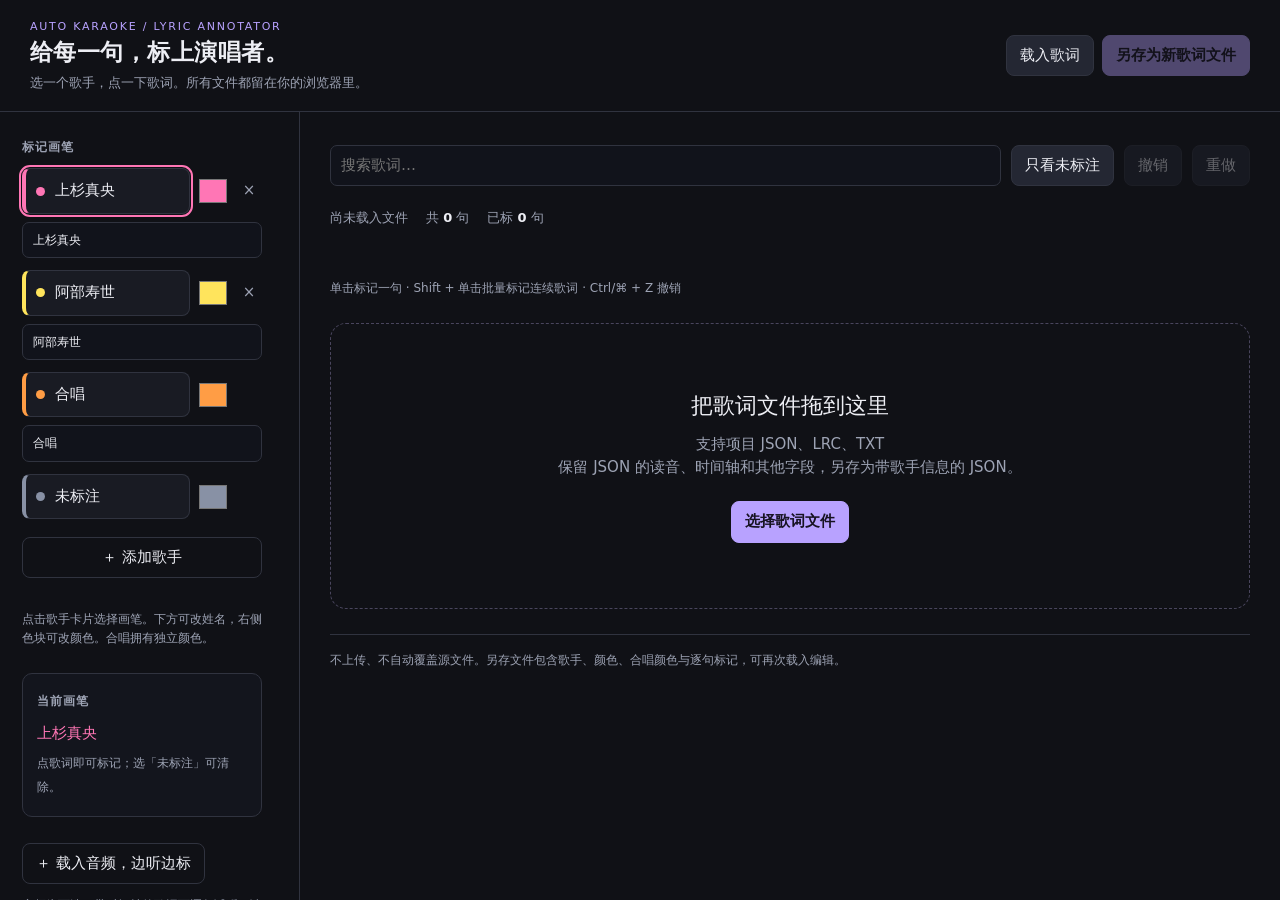
<file: tools/lyric-annotator.html>
<!doctype html>
<html lang="zh-CN">
<head>
<meta charset="utf-8"><meta name="viewport" content="width=device-width,initial-scale=1">
<title>分唱标记 · Auto Karaoke</title>
<style>
:root{color-scheme:dark;--bg:#101116;--panel:#191b23;--line:#30333f;--text:#edeef4;--muted:#9da3b4;--accent:#b8a2ff}
*{box-sizing:border-box}body{margin:0;background:var(--bg);color:var(--text);font:15px/1.55 system-ui,-apple-system,"Segoe UI",sans-serif}button,input,select{font:inherit}button{cursor:pointer;border:1px solid var(--line);background:#242733;color:var(--text);border-radius:8px;padding:8px 13px}button:hover{background:#35394a}button:disabled{opacity:.38;cursor:default}button.primary{background:var(--accent);color:#171322;border-color:var(--accent);font-weight:650}button.quiet{background:transparent}button:focus-visible,input:focus-visible,.lyric:focus-visible{outline:2px solid var(--accent);outline-offset:3px}input[type=text],input[type=search]{background:#11131b;border:1px solid var(--line);color:var(--text);border-radius:7px;padding:8px 10px;min-width:0}input[type=color]{border:0;padding:0;background:none;width:32px;height:32px;cursor:pointer}header{height:auto;min-height:88px;display:flex;align-items:center;justify-content:space-between;gap:16px;padding:18px 30px;border-bottom:1px solid var(--line)}h1{font-size:23px;margin:0;font-weight:650;letter-spacing:.02em}.eyebrow{color:var(--accent);font-size:11px;letter-spacing:.16em}header p{margin:2px 0 0;color:var(--muted);font-size:13px}.actions{display:flex;flex-wrap:wrap;gap:8px}.app{display:grid;grid-template-columns:300px minmax(0,1fr);max-width:1500px;margin:auto}aside{padding:26px 22px;border-right:1px solid var(--line);min-height:calc(100vh - 88px)}h2{font-size:12px;color:var(--muted);font-weight:650;letter-spacing:.09em;margin:0 0 12px}.speaker{display:grid;grid-template-columns:1fr 32px 26px;gap:7px;align-items:center;margin:8px 0}.brush{display:flex;align-items:center;gap:10px;text-align:left;min-width:0;padding:10px;border-left:4px solid var(--voice);background:var(--panel)}.brush.active{outline:2px solid var(--voice);outline-offset:1px}.brush span{overflow:hidden;text-overflow:ellipsis;white-space:nowrap}.swatch{width:9px;height:9px;border-radius:50%;background:var(--voice);flex:none}.remove{padding:3px;border:0;color:var(--muted);background:transparent}.name-edit{width:100%;font-size:12px;margin:0 0 4px}.add{width:100%;margin:10px 0 20px}.aside-note{font-size:12px;color:var(--muted)}.legend-preview{margin-top:25px;padding:18px 14px;border:1px solid var(--line);border-radius:10px;background:#13151d}.legend-preview p{margin:6px 0}.audio-panel{margin-top:26px}audio{width:100%;height:36px;margin-top:10px}.file-label{font-size:12px;word-break:break-all;color:var(--muted)}main{padding:25px 30px 60px;min-width:0}.toolbar{display:flex;align-items:center;gap:10px;flex-wrap:wrap;margin-bottom:10px}.toolbar input{flex:1;min-width:160px}.stats{display:flex;gap:18px;flex-wrap:wrap;font-size:13px;color:var(--muted);margin:14px 0}.stats strong{color:var(--text)}.status{min-height:25px;font-size:13px;color:#bedccf;margin:4px 0 12px}.status.error{color:#ffa6ad}.empty{border:1px dashed #49455d;border-radius:16px;padding:65px 24px;text-align:center;margin-top:25px}.empty h3{font-size:22px;font-weight:500;margin:0 0 10px}.empty p{color:var(--muted);margin:8px 0 22px}.drop-active{outline:3px dashed var(--accent);outline-offset:-8px}.hint{font-size:12px;color:var(--muted);margin:8px 0 18px}.lyric{display:grid;grid-template-columns:42px 56px minmax(0,1fr) auto;gap:14px;align-items:center;border:1px solid var(--line);border-left:4px solid var(--voice,#586071);background:var(--panel);border-radius:10px;padding:15px 16px;margin:9px 0;cursor:pointer;transition:background .1s}.lyric:hover{background:#222532}.lyric.playing{box-shadow:0 0 0 2px var(--accent)}.number{font:12px ui-monospace,monospace;color:var(--muted)}.play{padding:5px 7px;font-size:12px}.words{font-size:19px;line-height:1.6;overflow-wrap:anywhere}.line-meta{font-size:11px;color:var(--muted)}.badge{font-size:12px;color:var(--voice);border:1px solid currentColor;border-radius:20px;padding:3px 10px;max-width:140px;overflow:hidden;text-overflow:ellipsis;white-space:nowrap}.foot{font-size:12px;color:var(--muted);border-top:1px solid var(--line);padding-top:16px;margin-top:25px}#fileName{word-break:break-all}#empty[hidden],#list[hidden]{display:none}dialog{border:1px solid #55506d;border-radius:12px;background:var(--panel);color:var(--text);padding:24px;max-width:400px}dialog::backdrop{background:#0009}dialog label{display:block;margin:12px 0}dialog input[type=text]{width:100%}.dialog-actions{display:flex;justify-content:flex-end;gap:8px;margin-top:20px}@media(max-width:800px){header{padding:18px;align-items:flex-start;flex-direction:column}.app{grid-template-columns:1fr}aside{min-height:auto;border-right:0;border-bottom:1px solid var(--line);padding:20px}.speakers{display:grid;grid-template-columns:repeat(auto-fit,minmax(210px,1fr));gap:0 18px}.audio-panel,.legend-preview{margin-top:12px}main{padding:20px}.lyric{grid-template-columns:26px 40px 1fr;gap:8px;padding:12px}.badge{grid-column:3;justify-self:start}.words{font-size:18px}}
header{position:sticky;top:0;z-index:5;background:var(--bg)}aside{position:sticky;top:var(--header-height,88px);align-self:start;min-height:0;height:calc(100dvh - var(--header-height,88px));overflow-y:auto;overscroll-behavior:contain;scrollbar-gutter:stable}.toolbar{position:sticky;top:var(--header-height,88px);z-index:3;background:var(--bg);padding:8px 0}@media(max-width:800px){aside{position:static;height:auto;max-height:none;overflow:visible}}
</style>
</head>
<body>
<header><div><div class="eyebrow">AUTO KARAOKE / LYRIC ANNOTATOR</div><h1>给每一句，标上演唱者。</h1><p>选一个歌手，点一下歌词。所有文件都留在你的浏览器里。</p></div><div class="actions"><button id="open">载入歌词</button><button id="save" class="primary" disabled>另存为新歌词文件</button></div></header>
<input id="file" type="file" accept=".json,.lrc,.txt,application/json,text/plain" hidden><input id="audioFile" type="file" accept="audio/*,video/*" hidden>
<div class="app"><aside><h2>标记画笔</h2><div class="speakers" id="speakers"></div><button class="add quiet" id="add">＋ 添加歌手</button><p class="aside-note">点击歌手卡片选择画笔。下方可改姓名，右侧色块可改颜色。合唱拥有独立颜色。</p><div class="legend-preview"><h2>当前画笔</h2><p id="brushName">上杉真央</p><small class="aside-note">点歌词即可标记；选「未标注」可清除。</small></div><div class="audio-panel"><button id="openAudio" class="quiet">＋ 载入音频，边听边标</button><audio id="audio" controls hidden></audio><div id="audioName" class="file-label"></div><p class="aside-note">音频为可选。带时间轴的歌词可逐句试听，请使用与歌词时间轴一致的音频。</p></div></aside>
<main><div class="toolbar"><input id="search" type="search" placeholder="搜索歌词…" aria-label="搜索歌词"><button id="onlyUnknown">只看未标注</button><button id="undo" disabled>撤销</button><button id="redo" disabled>重做</button></div><div class="stats"><span id="fileName">尚未载入文件</span><span>共 <strong id="total">0</strong> 句</span><span>已标 <strong id="assigned">0</strong> 句</span><span id="dirty"></span></div><div id="status" class="status" role="status" aria-live="polite"></div><div class="hint">单击标记一句 · Shift + 单击批量标记连续歌词 · Ctrl/⌘ + Z 撤销</div>
<div id="empty" class="empty"><h3>把歌词文件拖到这里</h3><p>支持项目 JSON、LRC、TXT<br>保留 JSON 的读音、时间轴和其他字段，另存为带歌手信息的 JSON。</p><button id="openEmpty" class="primary">选择歌词文件</button></div><div id="list" hidden></div><div class="foot">不上传、不自动覆盖源文件。另存文件包含歌手、颜色、合唱颜色与逐句标记，可再次载入编辑。</div></main></div>
<dialog id="addDialog"><form method="dialog" id="addForm"><h3>添加歌手</h3><label>姓名<input id="newName" type="text" maxlength="80" required></label><label>颜色 <input id="newColor" type="color" value="#8ac8ff"></label><div class="dialog-actions"><button type="button" id="cancelAdd">取消</button><button class="primary" type="submit">添加</button></div></form></dialog>
<script>
'use strict';
const $=id=>document.getElementById(id);
const clone=value=>JSON.parse(JSON.stringify(value));
const defaults={mao:{label:'上杉真央',color:'#FF76B5'},hisayo:{label:'阿部寿世',color:'#FFE45C'},duet:{label:'合唱',color:'#FF9D45',kind:'chorus'},unknown:{label:'未标注',color:'#8891A5'}};
let doc=null, palette=clone(defaults), selected='mao', originalName='', dirty=false, anchor=null, onlyUnknown=false, audioURL=null, stopAt=null;
let history=[], future=[];
function say(text,error=false){$('status').textContent=text;$('status').classList.toggle('error',error);}
function record(){history.push({doc:clone(doc),palette:clone(palette),selected});if(history.length>80)history.shift();future=[];}
function changed(){dirty=true;refresh();}
function snapshot(){return {doc:clone(doc),palette:clone(palette),selected};}
function restore(state){doc=state.doc;palette=state.palette;selected=state.selected;anchor=null;dirty=true;render();}
function undo(){if(!history.length)return;future.push(snapshot());restore(history.pop());say('已撤销。');}
function redo(){if(!future.length)return;history.push(snapshot());restore(future.pop());say('已重做。');}
function textOf(line){const parts=Array.isArray(line.tokens)?line.tokens.map(t=>Array.isArray(t)?t[0]:t.surface||t.text||''):null;if(typeof line.text==='string'&&(!parts||line.text!==parts.join('')))return line.text;if(parts)return parts.map((t,i)=>(i&&/[A-Za-z0-9][,.!?;:]*$/.test(parts[i-1])&&/^[A-Za-z0-9]/.test(t)?' ':'')+t).join('');return typeof line.text==='string'?line.text:'';}
function startOf(line){return Number.isFinite(line.start)?line.start:Number.isFinite(line.anchor_start)?line.anchor_start:null;}
function endOf(line){return Number.isFinite(line.end)?line.end:Number.isFinite(line.anchor_end)?line.anchor_end:null;}
function who(line){return typeof line.singer==='string'?line.singer:'unknown';}
function time(value){return value===null?'—':`${Math.floor(value/60)}:${(value%60).toFixed(2).padStart(5,'0')}`;}
function safeId(id){return typeof id==='string'&&id.length>0&&!['__proto__','prototype','constructor'].includes(id);}
function parseText(text,filename){
 if(/\.json$/i.test(filename)||text.trimStart().startsWith('{'))return JSON.parse(text.replace(/^\uFEFF/,''));
 const lines=[];for(const raw of text.replace(/^\uFEFF/,'').split(/\r?\n/)){if(!raw.trim())continue;
  if(/\.lrc$/i.test(filename)){
   const stamps=[...raw.matchAll(/\[(\d+):(\d{1,2}(?:\.\d+)?)\]/g)];const words=raw.replace(/\[[^\]]*\]/g,'').trim();
   if(!stamps.length||!words)continue;for(const m of stamps)lines.push({text:words,start:Number(m[1])*60+Number(m[2])});
  }else lines.push({text:raw.trim()});
 }
 if(/\.lrc$/i.test(filename))lines.sort((a,b)=>a.start-b.start);
 return {schema_version:1,status:'draft_needs_readings_and_alignment',source_format:/\.lrc$/i.test(filename)?'lrc':'txt',lines};
}
function validate(value){
 if(!value||typeof value!=='object'||Array.isArray(value)||!Array.isArray(value.lines)||!value.lines.length)throw Error('需要包含 lines 数组的歌词 JSON，或非空 TXT/LRC。');
 if(value.lines.length>10000)throw Error('一次最多载入 10,000 句。');
 const copy=clone(value), ids=new Set();
 copy.lines.forEach((line,i)=>{if(!line||typeof line!=='object'||Array.isArray(line)||!textOf(line).trim())throw Error(`第 ${i+1} 句缺少歌词文字或 tokens。`);
  if(line.id===undefined)line.id=`line-${String(i+1).padStart(4,'0')}`;
  if(!safeId(line.id)||ids.has(line.id))throw Error(`第 ${i+1} 句的 ID 无效或重复。`);ids.add(line.id);
  if(line.singer!==undefined&&!safeId(line.singer))throw Error(`第 ${i+1} 句的歌手标记无效。`);
 });
 const voices=copy.singers===undefined?clone(defaults):clone(copy.singers);
 if(!voices||typeof voices!=='object'||Array.isArray(voices))throw Error('singers 必须是歌手 ID 到姓名/颜色的映射。');
 for(const [id,p]of Object.entries(voices)){if(!safeId(id)||!p||typeof p.label!=='string'||!/^#[0-9a-f]{6}$/i.test(p.color))throw Error('歌手需要有效的 ID、label 和 #RRGGBB 颜色。');}
 if(!Object.hasOwn(voices,'duet'))voices.duet=clone(defaults.duet);if(!Object.hasOwn(voices,'unknown'))voices.unknown=clone(defaults.unknown);
 for(const line of copy.lines){const id=who(line);if(!Object.hasOwn(voices,id))voices[id]={label:id,color:'#A4B8EC'};}
 return {doc:copy,palette:voices};
}
async function load(file){if(!file)return;if(dirty&&!confirm('当前修改还没有另存，要载入另一份文件吗？'))return;
 try{if(file.size>20*1024*1024)throw Error('歌词文件超过 20 MB。');const next=validate(parseText(await file.text(),file.name));doc=next.doc;palette=next.palette;originalName=file.name;selected=Object.keys(palette).find(id=>!['duet','unknown'].includes(id))||'duet';dirty=false;history=[];future=[];anchor=null;onlyUnknown=false;$('search').value='';render();say(`已载入 ${doc.lines.length} 句。请选择歌手，然后点击歌词。`);}
 catch(error){say('载入失败：'+error.message,true);}finally{$('file').value='';}
}
function renderSpeakers(){const box=$('speakers');box.replaceChildren();
 for(const [id,p]of Object.entries(palette)){
  const wrap=document.createElement('div'),row=document.createElement('div');row.className='speaker';
  const button=document.createElement('button');button.className='brush'+(selected===id?' active':'');button.style.setProperty('--voice',p.color);button.dataset.singer=id;button.setAttribute('aria-pressed',String(selected===id));
  const dot=document.createElement('i');dot.className='swatch';const label=document.createElement('span');label.textContent=p.label;button.append(dot,label);button.onclick=()=>{selected=id;renderSpeakers();refresh();};
  const color=document.createElement('input');color.type='color';color.value=p.color;color.setAttribute('aria-label',p.label+'颜色');color.onchange=()=>{record();p.color=color.value;if(p.pending_color)delete p.pending_color;changed();render();};row.append(button,color);
  if(!['duet','unknown'].includes(id)){const remove=document.createElement('button');remove.className='remove';remove.textContent='×';remove.title='删除歌手';remove.setAttribute('aria-label','删除'+p.label);remove.onclick=()=>{const used=doc?.lines.filter(l=>who(l)===id).length||0;if(used&&!confirm(`「${p.label}」已标记 ${used} 句。删除后这些句子将变为未标注，继续吗？`))return;record();if(doc)for(const line of doc.lines)if(who(line)===id){line.singer='unknown';line.singer_status='unassigned';}delete palette[id];if(selected===id)selected='unknown';changed();render();};row.append(remove);}
  wrap.append(row);if(id!=='unknown'){const name=document.createElement('input');name.type='text';name.className='name-edit';name.value=p.label;name.maxLength=80;name.setAttribute('aria-label','修改'+p.label+'姓名');name.onchange=()=>{if(!name.value.trim()){name.value=p.label;return;}record();p.label=name.value.trim();changed();render();};wrap.append(name);}box.append(wrap);
 }
}
function visibleIndices(){if(!doc)return[];const q=$('search').value.toLocaleLowerCase();return doc.lines.flatMap((line,i)=>((!onlyUnknown||who(line)==='unknown')&&textOf(line).toLocaleLowerCase().includes(q))?[i]:[]);}
function mark(index,range=false){if(!doc)return;record();const indices=range&&anchor!==null?visibleIndices().filter(i=>i>=Math.min(anchor,index)&&i<=Math.max(anchor,index)):[index];for(const i of indices){doc.lines[i].singer=selected;doc.lines[i].singer_status=selected==='unknown'?'unassigned':'confirmed';}anchor=index;changed();renderLines();say(`已将 ${indices.length} 句标为「${palette[selected].label}」。`);}
function play(line){const start=startOf(line);if(!audioURL||start===null)return;stopAt=endOf(line);const offset=Number.isFinite(doc.source_offset_seconds)?doc.source_offset_seconds:0;$('audio').currentTime=Math.max(0,start+offset-.2);if(stopAt!==null)stopAt+=offset+.2;$('audio').play().catch(()=>say('播放失败，请检查音频文件。',true));}
function renderLines(){const list=$('list');list.replaceChildren();for(const i of visibleIndices()){
 const line=doc.lines[i],sid=who(line),p=palette[sid]||palette.unknown,row=document.createElement('div');row.className='lyric';row.tabIndex=0;row.setAttribute('role','button');row.setAttribute('aria-label',`第 ${i+1} 句 ${textOf(line)}，当前 ${p.label}`);row.dataset.index=i;row.style.setProperty('--voice',p.color);row.onclick=e=>mark(i,e.shiftKey);row.onkeydown=e=>{if(e.target===row&&(e.key==='Enter'||e.key===' ')){e.preventDefault();mark(i,e.shiftKey);}};
 const number=document.createElement('span');number.className='number';number.textContent=String(i+1).padStart(2,'0');
 const button=document.createElement('button');button.className='play';button.textContent='▶';button.setAttribute('aria-label',`试听第 ${i+1} 句`);button.disabled=!audioURL||startOf(line)===null;button.onclick=e=>{e.stopPropagation();play(line);};
 const words=document.createElement('div'),text=document.createElement('div');text.className='words';text.textContent=textOf(line);const meta=document.createElement('div');meta.className='line-meta';meta.textContent=line.id+' · '+time(startOf(line))+(endOf(line)!==null?' – '+time(endOf(line)):'');words.append(text,meta);
 const badge=document.createElement('span');badge.className='badge';badge.textContent=p.label;row.append(number,button,words,badge);list.append(row);
 }}
function refresh(){const total=doc?.lines.length||0;$('total').textContent=total;$('assigned').textContent=doc?doc.lines.filter(l=>who(l)!=='unknown').length:0;$('fileName').textContent=originalName||'尚未载入文件';$('dirty').textContent=dirty?'● 有未保存修改':'';$('save').disabled=!doc;$('undo').disabled=!history.length;$('redo').disabled=!future.length;$('onlyUnknown').setAttribute('aria-pressed',String(onlyUnknown));$('onlyUnknown').textContent=onlyUnknown?'显示全部':'只看未标注';$('empty').hidden=!!doc;$('list').hidden=!doc;$('brushName').textContent=palette[selected]?.label||'';$('brushName').style.color=palette[selected]?.color||'';}
function render(){renderSpeakers();renderLines();refresh();}
function exportDoc(){if(!doc)throw Error('还没有载入歌词');const out=clone(doc);out.singers=clone(palette);out.singer_legend=Object.keys(palette).filter(id=>id!=='unknown');for(const line of out.lines){if(line.singer===undefined)line.singer='unknown';if(line.singer_status===undefined)line.singer_status=line.singer==='unknown'?'unassigned':'confirmed';}return out;}
function save(){if(!doc)return;const out=exportDoc(),blob=new Blob([JSON.stringify(out,null,2)+'\n'],{type:'application/json'}),url=URL.createObjectURL(blob),a=document.createElement('a');a.href=url;a.download=(originalName.replace(/\.(json|lrc|txt)$/i,'')||'lyrics')+'-annotated.json';a.click();setTimeout(()=>URL.revokeObjectURL(url),1000);dirty=false;refresh();say('已另存为新歌词 JSON，原文件未改动。');}
$('open').onclick=$('openEmpty').onclick=()=>$('file').click();$('file').onchange=e=>load(e.target.files[0]);$('save').onclick=save;$('undo').onclick=undo;$('redo').onclick=redo;$('search').oninput=()=>{anchor=null;renderLines();};$('onlyUnknown').onclick=()=>{onlyUnknown=!onlyUnknown;anchor=null;renderLines();refresh();};
$('add').onclick=()=>{$('newName').value='';$('addDialog').showModal();$('newName').focus();};$('cancelAdd').onclick=()=>$('addDialog').close();$('addForm').onsubmit=e=>{e.preventDefault();const name=$('newName').value.trim();if(!name)return;record();let n=1;while(Object.hasOwn(palette,'singer_'+n))n++;const id='singer_'+n;palette[id]={label:name,color:$('newColor').value};selected=id;$('addDialog').close();changed();render();};
$('openAudio').onclick=()=>$('audioFile').click();$('audioFile').onchange=e=>{const file=e.target.files[0];if(!file)return;if(audioURL)URL.revokeObjectURL(audioURL);audioURL=URL.createObjectURL(file);$('audio').src=audioURL;$('audio').hidden=false;$('audioName').textContent=file.name;stopAt=null;renderLines();};$('audio').ontimeupdate=()=>{if(stopAt!==null&&$('audio').currentTime>=stopAt){$('audio').pause();stopAt=null;}};
window.addEventListener('dragover',e=>{e.preventDefault();document.body.classList.add('drop-active');});window.addEventListener('dragleave',e=>{if(!e.relatedTarget)document.body.classList.remove('drop-active');});window.addEventListener('drop',e=>{e.preventDefault();document.body.classList.remove('drop-active');load(e.dataTransfer.files[0]);});
window.addEventListener('beforeunload',e=>{if(dirty){e.preventDefault();e.returnValue='';}});window.addEventListener('keydown',e=>{if(e.target.matches('input,textarea,select'))return;if((e.ctrlKey||e.metaKey)&&e.key.toLowerCase()==='z'){e.preventDefault();e.shiftKey?redo():undo();}else if((e.ctrlKey||e.metaKey)&&e.key.toLowerCase()==='s'){e.preventDefault();save();}});
new ResizeObserver(()=>document.documentElement.style.setProperty('--header-height',document.querySelector('header').getBoundingClientRect().height+'px')).observe(document.querySelector('header'));
render();
</script>
</body></html>
</file>
